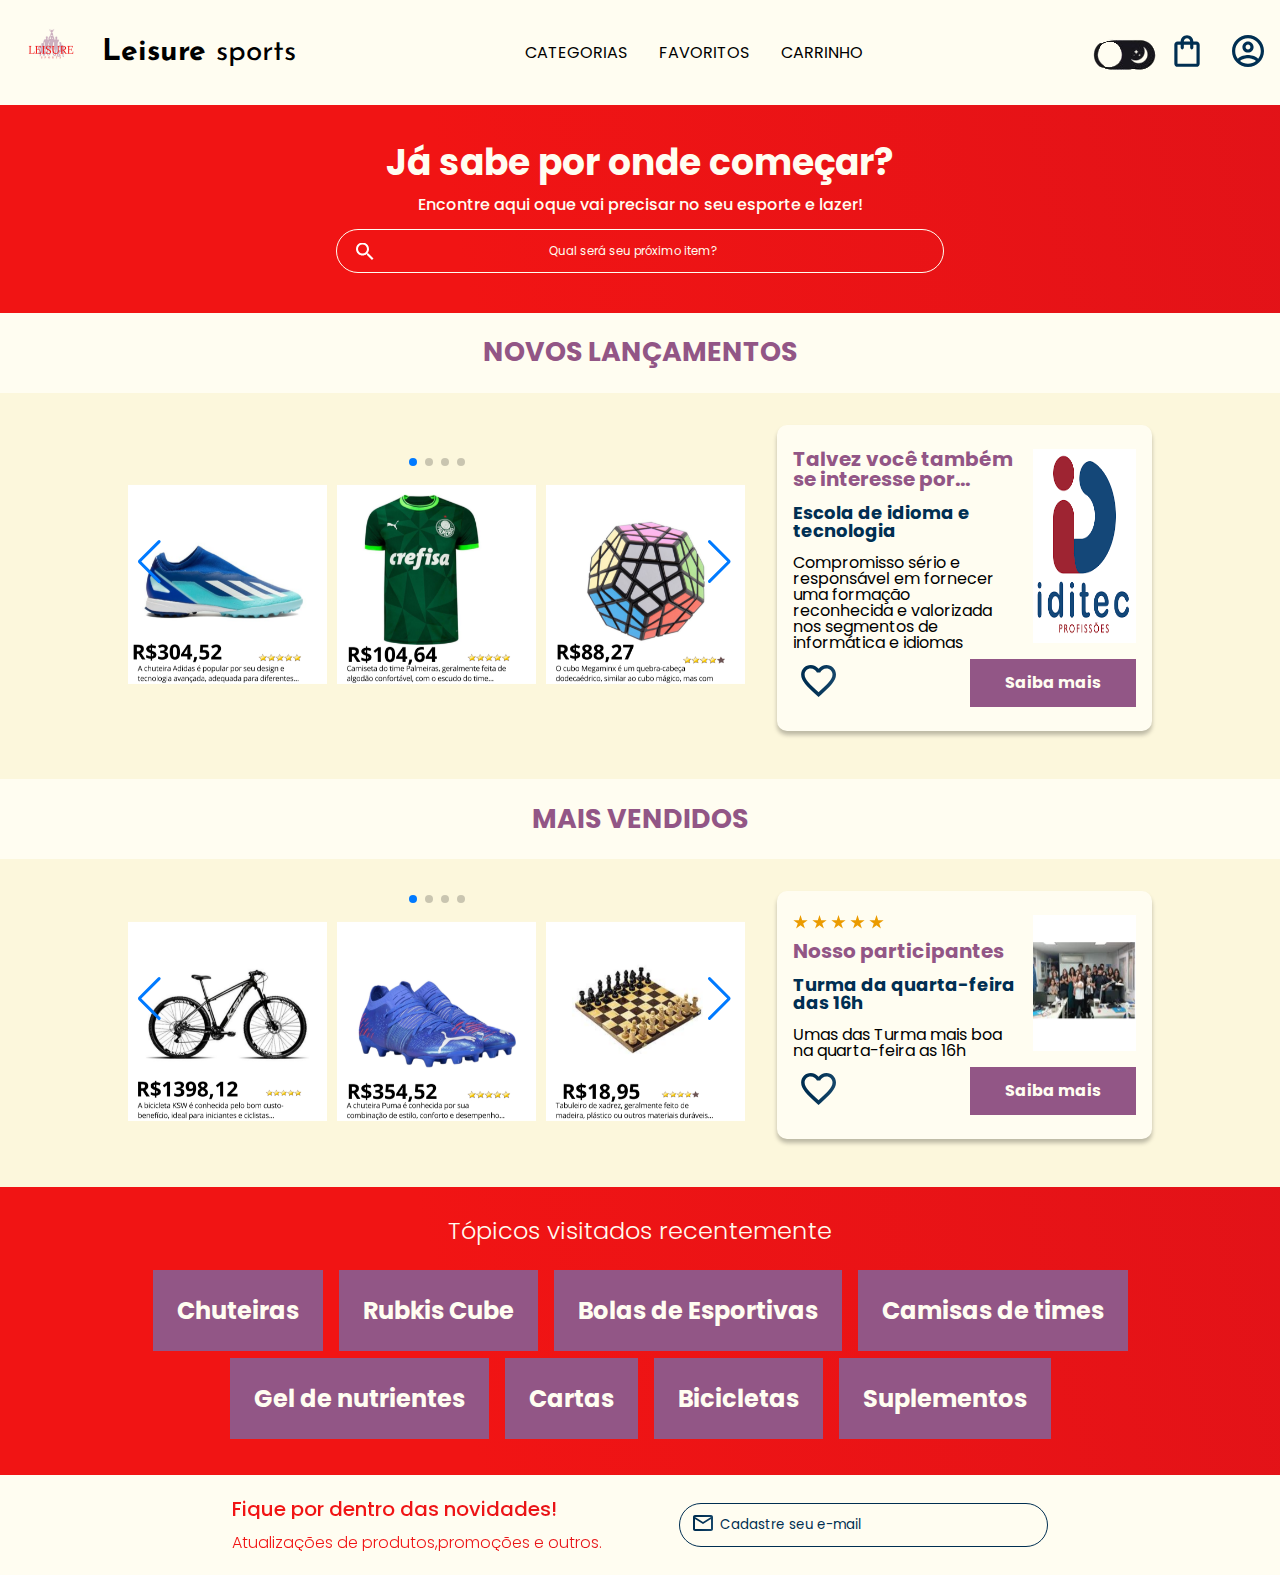
<file: index.html>
<!DOCTYPE html>
<html lang="pt-br">
    <head>
        <meta charset="UTF-8">
        <meta http-equiv="X-UA-Compatible" content="IE=edge">
        <meta name="viewport" content="width=device-width, initial-scale=1.0">

        <link rel="stylesheet" href="reset.css">

        <link rel="preconnect" href="https://fonts.googleapis.com">
        <link rel="preconnect" href="https://fonts.gstatic.com" crossorigin>
        <link href="https://fonts.googleapis.com/css2?family=Poppins:wght@300;400;500;700&display=swap" rel="stylesheet">
        <link href="https://fonts.googleapis.com/css2?family=Josefin+Sans:wght@400;700&display=swap" rel="stylesheet">

        <!-- swiper-carrossel -->
        <link rel="stylesheet" href="https://cdn.jsdelivr.net/npm/swiper@9/swiper-bundle.min.css"/>

        <link rel="stylesheet" href="style.css">
        <link rel="shortcut icon" href="img work/1.png" type="image/x-icon">
        <title>Leisure sports</title>
    </head>

    <body>
        <header class="cabecalho">
            <div class="container">
                <input type="checkbox" id="menu" class="container__botao">
                <label for="menu" class="container__rotulo">
                    <span class="cabecalho__menu-hamburguer container__imagem"></span>
                </label>

                <ul class="lista__menu">
                    <li class="lista-menu__titulo">Categorias</li>
                    <li class="lista-menu__item">
                        <a href="sobre.html" class="lista-menu__link">Sobre</a></li>
                    <li class="lista-menu__item">
                        <a href="patrocinadores.html" class="lista-menu__link">Patrocinadores</a></li>
                    <li class="lista-menu__item">
                        <a href="produtos.html" class="lista-menu__link">Produtos</a></li>
                    <li class="lista-menu__item">
                        <a href="https://weli900.github.io/jogue/" class="lista-menu__link">Jogue</a></li>
                </ul>    

                <a href="#"><img class="container__imagem" src="img work/1.png" alt="logo alura books"></a>
                <h1 class="container__titulo"><b class="container__titulo--negrito">Leisure </b> sports</h1>
            </div>

            <ul class="opcoes">

                <input type="checkbox" id="opcoes-menu" class="opcoes__botao">
                <label for="opcoes-menu" class="opcoes__rotulo">
                    <li class="opcoes__item">Categorias</li>
                </label>

                <ul class="lista__menu">
                    <li class="lista-menu__item">
                        <a href="sobre.html" class="lista-menu__link">Sobre</a></li>
                    <li class="lista-menu__item">
                        <a href="patrocinadores.html" class="lista-menu__link">Patrocinadores</a></li>
                    <li class="lista-menu__item">
                        <a href="produtos.html" class="lista-menu__link">Produtos</a></li>
                  
                    <li class="lista-menu__item">
                        <a href="https://weli900.github.io/jogue/" class="lista-menu__link">Jogue</a></li>
                </ul>    

                <li class="opcoes__item"><a href="login.html" class="opcoes__link">Favoritos</a></li>
                <li class="opcoes__item"><a href="carrinho.html" class="opcoes__link">Carrinho</a></li>
            </ul>

            <div class="container">
                <a href="https://weli900.github.io/workshop-escuro/" class="container__link">
                    <img class="container__imagem--tema" src="img work/tema claro.png">
                </a>
                <a href="#" class="container__link">
                    <img class="container__imagem container__imagem--coracao" src="img/Favoritos.svg" alt="Meus favoritos"></a>
                <a href="carrinho.html" class="container__link">
                    <img class="container__imagem" src="img/Compras.svg" alt="Carrinho de compras">
                    <p class="container__texto">Minha sacola</p>
                </a>
                <a href="login.html" class="container__link">
                    <img class="container__imagem" src="img/Usuario.svg" alt="meu perfil">
                    <p class="container__texto">Meu perfil</p>
                </a>
            </div>
        </header>

        <section class="banner">
            <h2 class="banner__titulo">Já sabe por onde começar?</h2>
            <p class="banner__texto">Encontre aqui oque vai precisar no seu esporte e lazer!</p>
            <input type="search" class="banner__pesquisa" placeholder="Qual será seu próximo item?">
        </section>

        <!-- 1º carrosel -->
        <section class="carrossel">
            <h2 class="carrossel__titulo">Novos lançamentos</h2>

            <!-- Slider main container -->
            <div class="carrossel__container">
                
                <div class="swiper">
                    <!-- If we need pagination -->
                    <div class="swiper-pagination"></div>
                    <!-- Additional required wrapper -->
                    <div class="swiper-wrapper">
                        <!-- Slides -->
                        <div class="swiper-slide"><img src="img work/chuteira ad.png" alt="chuteira"></div>
                        <div class="swiper-slide"><img src="img work/camisa pl.png" alt="camisa"></div>
                        <div class="swiper-slide"><img src="img work/megamix.png" alt="cubo"></div>
                        <div class="swiper-slide"><img src="img work/cube 4x4.png" alt="cubo"></div>
                        <div class="swiper-slide"><img src="img work/futsal.png" alt="bola"></div>
                        <div class="swiper-slide"><img src="img work/camisa prt.png" alt="camisa"></div>
                    </div>
                
                    <!-- If we need navigation buttons -->
                    <div class="swiper-button-prev"></div>
                    <div class="swiper-button-next"></div>
                </div>
                
                <div class="card">
                <!-- 1ª linha -->
                    <div class="card__descricao">
                        <!-- 1ª coluna -->
                        <div class="descricao">
                            <h3 class="descricao__titulo">Talvez você também se interesse por...</h3>
                            <h2 class="descricao__titulo-livro">Escola de idioma e tecnologia </h2>
                            <p class="descricao__texto"></p>
                            <p class="descricao__texto">Compromisso sério e responsável em fornecer uma formação reconhecida e valorizada nos segmentos de informática e idiomas</p>
                        </div>
                        <!-- 2ª coluna -->
                        <img src="img work/iditec.png" alt="imagem angular" class="descricao__imagem">
                    </div>
                    <!-- 2ª linha -->
                    <div class="card__botoes">
                        <!-- 1ª coluna -->
                        <ul class="botoes">
                            <li class="botoes__item"><img src="img/Favoritos.svg" alt="favoritos"></li>
                            
                        </ul>
                        <!-- 2ª coluna -->
                        <a class="botoes__ancora" href="https://iditec.com.br/">Saiba mais</a>
                    </div>
                </div>
            </div>
        </section>

        <!-- 2º carrosel -->
        <section class="carrossel"> 
            <h2 class="carrossel__titulo">Mais vendidos</h2>

            <!-- Slider main container -->
            <div class="carrossel__container">
                
                <div class="swiper">
                    <!-- If we need pagination -->
                    <div class="swiper-pagination"></div>
                    <!-- Additional required wrapper -->
                    <div class="swiper-wrapper">
                        <!-- Slides -->
                        <div class="swiper-slide"><img src="img work/bike2.png" alt="bike"></div>
                        <div class="swiper-slide"><img src="img work/chuteira pm.png" alt="chuteira"></div>
                        <div class="swiper-slide"><img src="img work/xadrez .png" alt="tabuleiro"></div>
                        <div class="swiper-slide"><img src="img work/crea.png" alt="crea"></div>
                        <div class="swiper-slide"><img src="img work/cube.png" alt="cubo"></div>
                        <div class="swiper-slide"><img src="img work/kit.png" alt="kit"></div>
                    </div>
                
                    <!-- If we need navigation buttons -->
                    <div class="swiper-button-prev"></div>
                    <div class="swiper-button-next"></div>
                </div>
                <div class="card">
                <!-- 1ª linha -->
                    <div class="card__descricao">
                        <!-- 1ª coluna -->
                        <div class="descricao">
                            <img class="estrelinhas" src="img/Estrelinhas.svg" alt="">
                            <h3 class="descricao__titulo">Nosso participantes</h3>
                            <h2 class="descricao__titulo-livro">Turma da quarta-feira das 16h</h2>
                            <p class="descricao__texto">Umas das Turma mais boa na quarta-feira as 16h</p>
                        </div>
                        <!-- 2ª coluna -->
                        <img src="img work/20240805_102250_0000.png" alt="imagem angular" class="descricao__imagem">
                    </div>
                    <!-- 2ª linha -->
                    <div class="card__botoes">
                        <!-- 1ª coluna -->
                        <ul class="botoes">
                            <li class="botoes__item"><img src="img/Favoritos.svg" alt="favoritos"></li>
                            
                        </ul>
                        <!-- 2ª coluna -->
                        <a class="botoes__ancora" href="turma.html">Saiba mais</a>
                    </div>
                </div>
                
            </div>
        </section>

        <section class="topicos">
            <h2 class="topicos__titulo">Tópicos visitados recentemente</h2>
            <ul class="topicos__lista">
                <li class="topicos__item"><a class="topicos__link" href="#">Chuteiras</a></li>
                <li class="topicos__item"><a class="topicos__link" href="#">Rubkis Cube</a></li>
                <li class="topicos__item"><a class="topicos__link" href="#">Bolas de Esportivas</a></li>
                <li class="topicos__item"><a class="topicos__link" href="#">Camisas de times</a></li>
                <li class="topicos__item"><a class="topicos__link" href="#">Gel de nutrientes</a></li>
                <li class="topicos__item"><a class="topicos__link" href="#">Cartas</a></li>
                <li class="topicos__item"><a class="topicos__link" href="#">Bicicletas</a></li>
                <li class="topicos__item"><a class="topicos__link" href="#">Suplementos</a></li>
            </ul>
        </section>

        <section class="contato">
            <div class="contato__descricao">
                <h2 class="contato__titulo">Fique por dentro das novidades!</h2>
                <p class="contato__texto">Atualizações de produtos,promoções e outros.</p>
            </div>
                <input type="email" class="contato__email" placeholder="Cadastre seu e-mail">
        </section>

        <script src="https://cdn.jsdelivr.net/npm/swiper@9/swiper-bundle.min.js"></script>
        <script>
            const swiper = new Swiper('.swiper', {
            spaceBetween: 10,
            slidesPerView:3,

            pagination: {
                el: '.swiper-pagination',
                type: 'bullets',
            },

          });
        </script>
    </body>
</html>
</file>
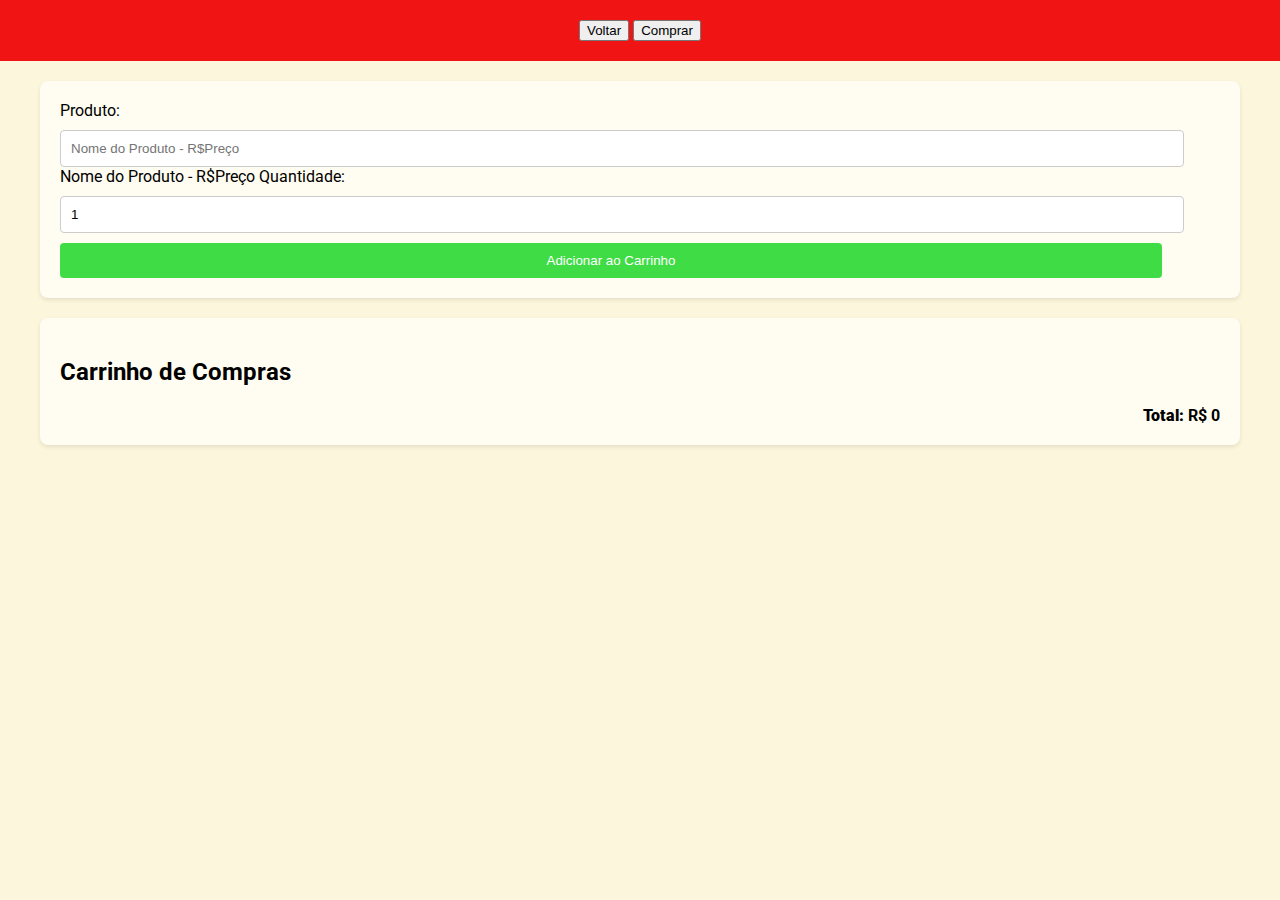
<file: carrinho.html>
<!DOCTYPE html>
<html lang="pt-br">
<head>
    <meta charset="UTF-8">
    <meta name="viewport" content="width=device-width, initial-scale=1.0">
    <title>Carrinho</title>
    <link href="https://fonts.googleapis.com/css2?family=Roboto:wght@400;700&display=swap" rel="stylesheet">
    <style>
        body {
            font-family: 'Roboto', sans-serif;
            margin: 0;
            padding: 0;
            background-color: #fcf7dc;
        }
        header {
            background-color: #F11414;
            color: #FFFDF1;
            padding: 20px;
            text-align: center;
        }
        .container {
            max-width: 1200px;
            margin: 0 auto;
            padding: 20px;
        }
        .produto, .carrinho {
            background-color: #FFFDF1;
            padding: 20px;
            margin-bottom: 20px;
            border-radius: 8px;
            box-shadow: 0 2px 4px rgba(0, 0, 0, 0.1);
        }
        .produto input, .produto button {
            display: block;
            width: 95%;
            margin-top: 10px;
            padding: 10px;
            border: 1px solid #ccc;
            border-radius: 4px;
        }
        .produto button {
            background-color: #40DC46;
            color: white;
            border: none;
            cursor: pointer;
        }
        .produto button:hover {
                    background-color: #925686;

        }
        .carrinho__produtos__produto {
            display: flex;
            justify-content: space-between;
            margin-bottom: 10px;
        }
        .texto-azul {
            color: #666666;
        }
        .total {
            font-weight: bold;
            text-align: right;
        }
    </style>
</head>
<body>
    <header>
      <a href="index.html"><button type="submit">Voltar</button></a>
      <a href="login.html"><button type="submit">Comprar</button></a>
    </header>
    <div class="container">
        <div class="produto">
            <label for="produto">Produto:</label>
            <input type="text" id="produto" placeholder="Nome do Produto - R$Preço">
            <label for="nome produto">Nome do Produto - R$Preço</label>
            <label for="quantidade">Quantidade:</label>
            <input type="number" id="quantidade" value="1">
            <button onclick="adicionar()">Adicionar ao Carrinho</button>
        </div>

        <div class="carrinho">
            <h2>Carrinho de Compras</h2>
            <div id="lista-produtos"></div>
            <div class="total">
                <strong>Total:</strong> <span id="valor-total">R$ 0</span>
            </div>
        </div>
    </div>

    <script>
        let totalGeral = 0;

        function adicionar() {
            let produto = document.getElementById('produto').value;
            let nomeProduto = produto.split('-')[0].trim();
            let valorUnitario = parseFloat(produto.split('R$')[1].trim());
            let quantidade = parseInt(document.getElementById('quantidade').value);

            let preco = quantidade * valorUnitario;
            let carrinho = document.getElementById('lista-produtos');

            carrinho.innerHTML += `<section class="carrinho__produtos__produto">
                <span class="texto-azul">${quantidade}x</span> ${nomeProduto} 
                <span class="texto-azul">R$${preco.toFixed(2)}</span>
            </section>`;

            totalGeral += preco;
            document.getElementById('valor-total').textContent = `R$ ${totalGeral.toFixed(2)}`;

            document.getElementById('produto').value = '';
            document.getElementById('quantidade').value = 1;
        }
    </script>
</body>
</html>
</file>
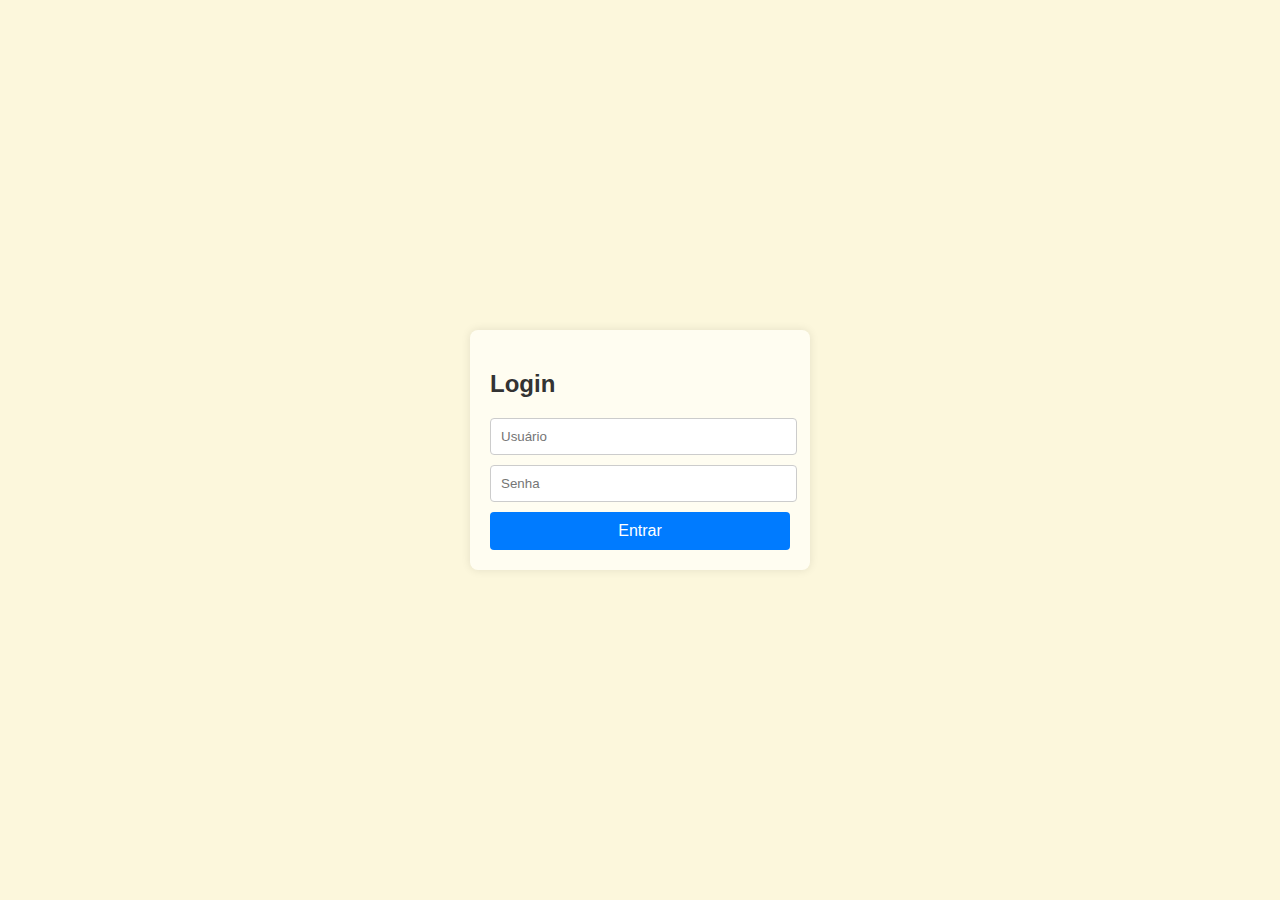
<file: login.html>
<!DOCTYPE html>
<html lang="pt-BR">
<head>
    <meta charset="UTF-8">
    <meta name="viewport" content="width=device-width, initial-scale=1.0">
    <title>Login</title>
    <style>
        body {
            display: flex;
            justify-content: center;
            align-items: center;
            height: 100vh;
            background-color: #fcf7dc;
            margin: 0;
            font-family: Arial, sans-serif;
        }
        .login-container {
            background-color: #FFFDF1;
            padding: 20px;
            border-radius: 8px;
            box-shadow: 0 0 10px rgba(0, 0, 0, 0.1);
            width: 300px;
        }
        .login-container h2 {
            margin-bottom: 20px;
            color: #333;
        }
        .login-container input {
            width: 95%;
            padding: 10px;
            margin-bottom: 10px;
            border: 1px solid #ccc;
            border-radius: 4px;
        }
        .login-container button {
            width: 100%;
            padding: 10px;
            background-color: #007BFF;
            border: none;
            border-radius: 4px;
            color: #fff;
            font-size: 16px;
            cursor: pointer;
        }
        .login-container button:hover {
            background-color: #0056b3;
        }
    </style>
</head>
<body>
    <div class="login-container">
        <h2>Login</h2>
        <input type="text" placeholder="Usuário" required>
        <input type="password" placeholder="Senha" required>
        <a href="index.html"><button>Entrar</button></a>
    </div>
</body>
</html>
</file>
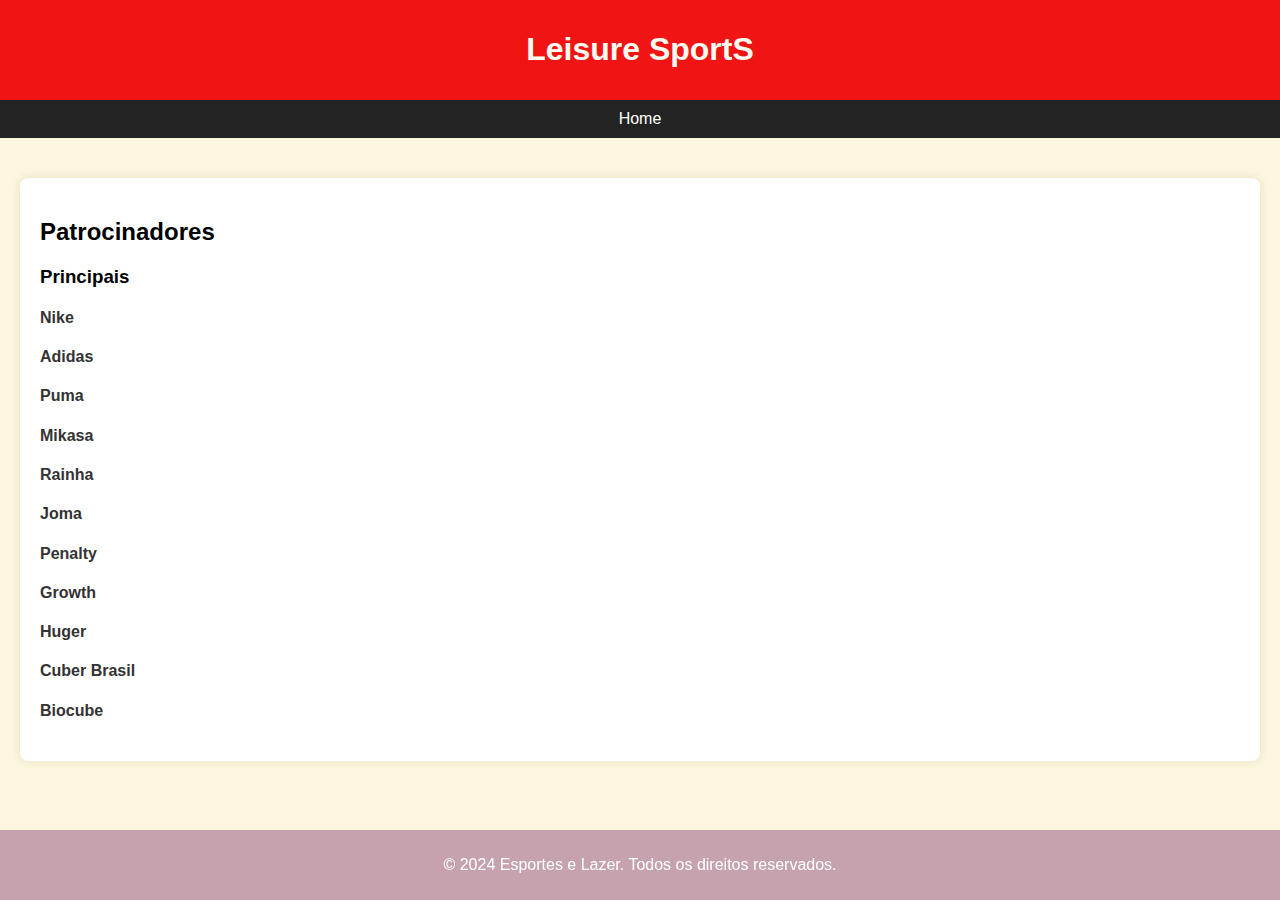
<file: patrocinadores.html>
<!DOCTYPE html>
<html lang="pt-BR">
<head>
    <meta charset="UTF-8">
    <meta name="viewport" content="width=device-width, initial-scale=1.0">
    <title>Patrocinadores</title>
    <style>
        body {
            font-family: Arial, sans-serif;
            margin: 0;
            padding: 0;
            background-color: #fcf7dc;
        }
        header {
            background-color: #F11414;
            color: #FFFDF1;
            padding: 10px 0;
            text-align: center;
        }
        nav {
            background-color: #232323;
            color: #fff;
            padding: 10px;
            text-align: center;
        }
        nav a {
            color: #fff;
            margin: 0 15px;
            text-decoration: none;
        }
        .container {
            padding: 20px;
        }
        .history, .contact {
            background-color: #fff;
            padding: 20px;
            margin: 20px 0;
            border-radius: 8px;
            box-shadow: 0 0 10px rgba(0, 0, 0, 0.1);
        }
        footer {
            background-color:#92568686;
            color: #fff;
            text-align: center;
            padding: 10px 0;
            position: fixed;
            width: 100%;
            bottom: 0;
        }
        .contact-item {
            margin-bottom: 10px;
        }
        .contact-item a {
            color: #333;
            text-decoration: none;
        }
    </style>
</head>
<body>
    <header>
        <h1>Leisure SportS</h1>
    </header>
    <nav>
        <a href="index.html">Home</a>
      
    </nav>
    <div class="container">
        <section class="contact" id="contact">
            <h2>Patrocinadores</h2>
            <h3>Principais</h3>
            <!-- Repita este bloco para cada um dos 30 perfis -->
            <div class="contact-item">
              <a href="https://www.nike.com.br/?utm_source=google&utm_medium=cpc&utm_campaign=SN_NIKE-INST-ROAS&gad_source=1&gclid=CjwKCAjwqre1BhAqEiwA7g9Qhu0RkcXFMqixccpiad7WGYL4ULgov1MLF9nF4CIIbgKLwvLp9pVY0hoCb9wQAvD_BwE&utm_referrer=https://www.google.com/"><h4>Nike</h4></a>

              <a href="https://www.adidas.com.br/search?-_-ds_agid=58700005787050612-_-&-_-ds_kid=43700052820248500-_-&-_-dv:eCom=&cm_mmc=AdieSEM_Google-_-Trademark-adidas-General-B-Exact-LF-SEM-BR-_-Trademark-adidas-X-General-_-adidas-_-&cm_mmc2=&cm_mmca1=BR&gad_source=1&gclid=CjwKCAjwqre1BhAqEiwA7g9QhmY31Yyy1gZFFshoxuP7Avixgfm3mNmgolbXrDgHAleclFt8K_JBqhoC4pYQAvD_BwE&gclsrc=aw.ds"><h4>Adidas</h4></a>

              <a href="https://br.puma.com/?utm_source=GGL&utm_medium=BS&gad_source=1&gclid=CjwKCAjwqre1BhAqEiwA7g9QhqquHcRYZzWu3u3GCWUK2KAlDtga8D4yMgjpptsT2vH2tzLpD3GbBhoCxkUQAvD_BwE"><h4>Puma</h4></a>

              <a href="https://www.mikasa.com.br/?gad_source=1&gclid=CjwKCAjwqre1BhAqEiwA7g9QhtzpP1k8kTJthUxzuwndux4MT2tbJ2CDQLerOvv8K3-O-YrQxHLC1xoCMSEQAvD_BwE"><h4>Mikasa</h4></a>

              <a href="https://www.rainha.com.br/?gad_source=1&gclid=CjwKCAjwqre1BhAqEiwA7g9QhgxFuWr5v04BdrGgF_ed3nVv5mEri3s72NmQU9Ti9BwfctgDKQjabhoC-ZgQAvD_BwE"><h4>Rainha</h4></a>

              <a href="https://www.joma.com.br/?gad_source=1&gclid=CjwKCAjwqre1BhAqEiwA7g9QhoETcZADjDfF7B5FUxIIIdN2CQGh3mAyBY_dqwG9jkjYk9_7jkBVpxoCufIQAvD_BwE"><h4>Joma</h4></a>

              <a href="https://www.penalty.com.br/?gad_source=1&gclid=CjwKCAjwqre1BhAqEiwA7g9QhpH_FX5uLHLMGWYZoIdO4C0-EHCvJ-VIO856WLTUjSjrXdOSwO3pgxoCMGgQAvD_BwE"><h4>Penalty</h4></a>

              <a href="https://www.gsuplementos.com.br/whey-protein-concentrado-1kg-growth-supplements-p985936?gad_source=1&gclid=CjwKCAjwqre1BhAqEiwA7g9QhkHahkxBCDhFATWnUFbx3BTNQJJhPG7if-8urYkF9xe6GXVnM2q12RoC8JkQAvD_BwE"><h4>Growth</h4></a>

              <a href="https://www.integralmedica.com.br/huger-pre-treino-160g/p?gad_source=1&gclid=CjwKCAjwqre1BhAqEiwA7g9Qhk7Pl8HO1ToY8_mWaKEc_o5bCwUyS8win-fqWoU-5GHevnXH2bIUZRoCcdYQAvD_BwE"><h4>Huger</h4></a>

              <a href="https://www.cuberbrasil.com/?fbpf&gad_source=1&gclid=CjwKCAjwqre1BhAqEiwA7g9Qhsj16a_NIdBCCMPjkSLkJ7UZFJRw4gIDltMkQPBlv2628JfGqX1URxoCDTAQAvD_BwE"><h4>Cuber Brasil</h4></a>

              <a href="https://www.biocubeoficial.com.br/#slider=v1&design=standard&heigh=small"><h4>Biocube</h4></a>

              <a href=""><h4></h4></a>

              <a href=""><h4></h4></a>

              <a href=""><h4></h4></a>
        </section>
    </div>
    <footer>
        <p>© 2024 Esportes e Lazer. Todos os direitos reservados.</p>
    </footer>
</body>
</html>
</file>
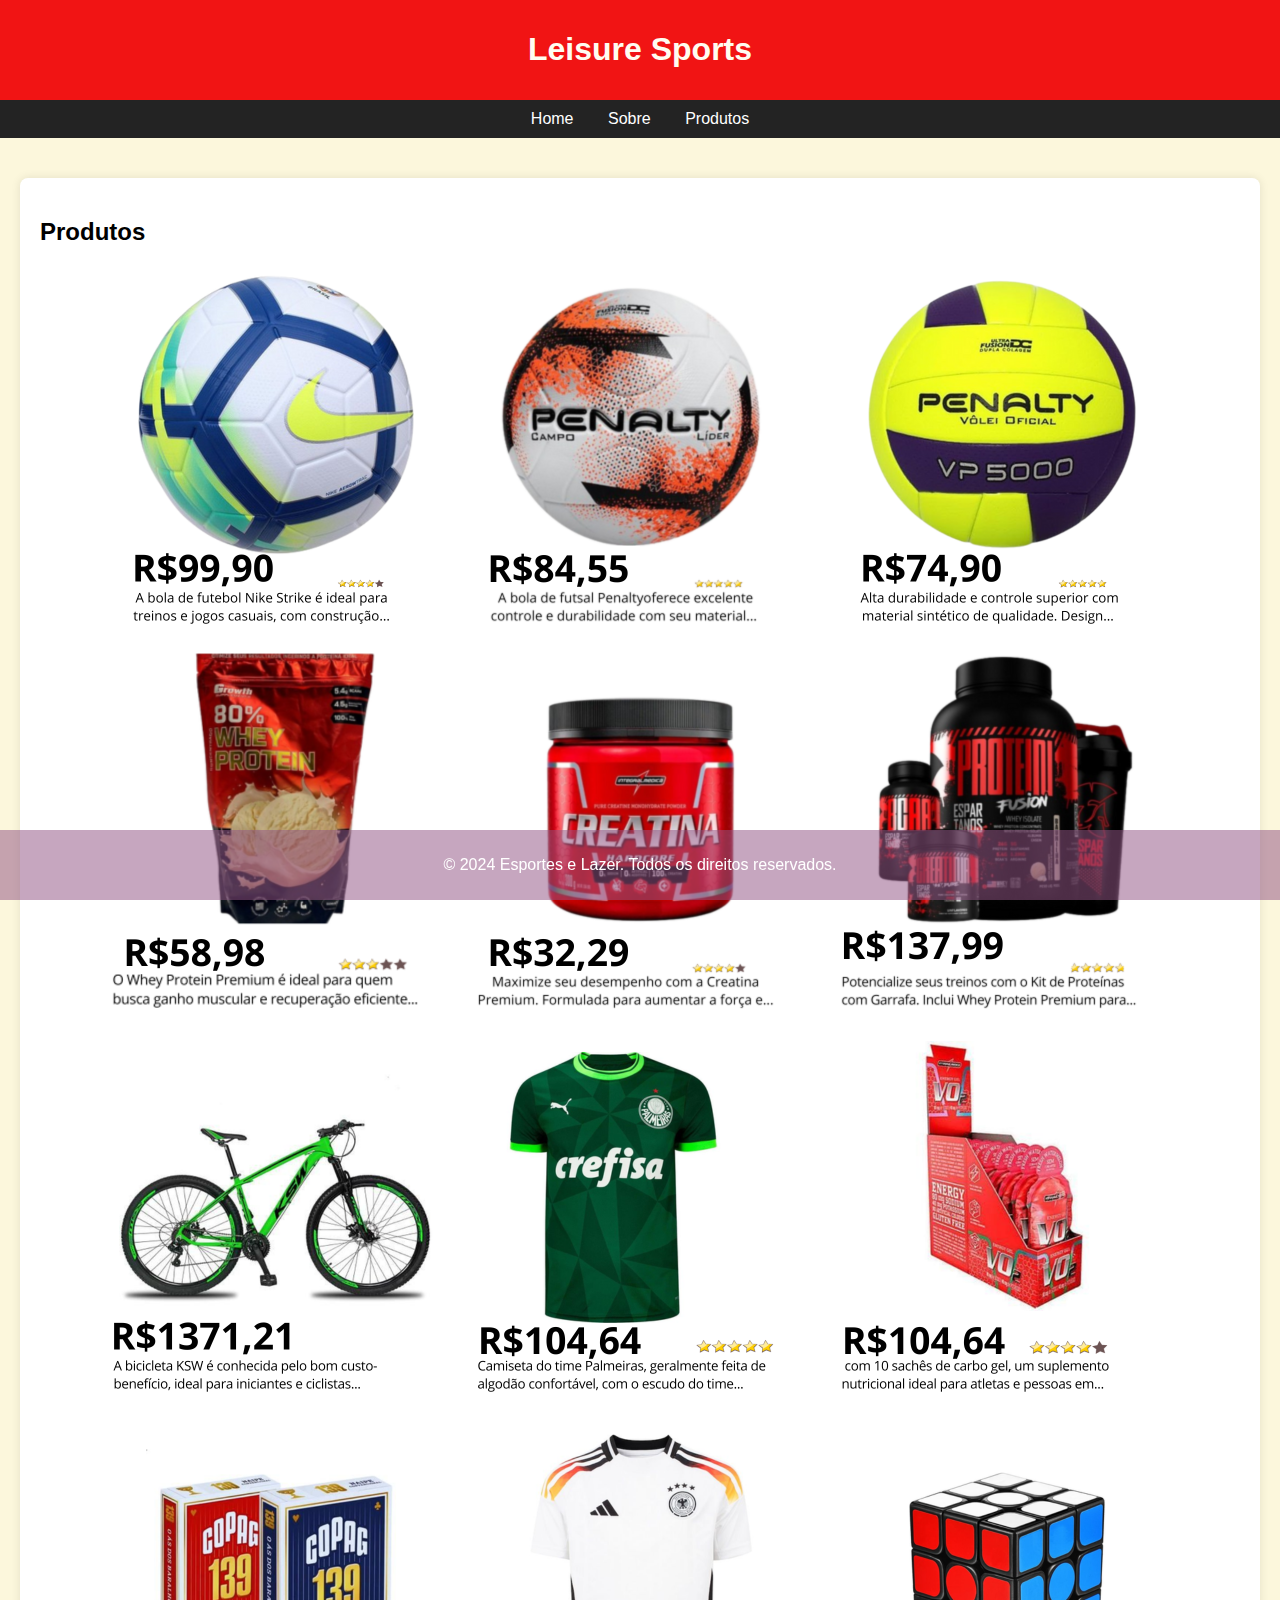
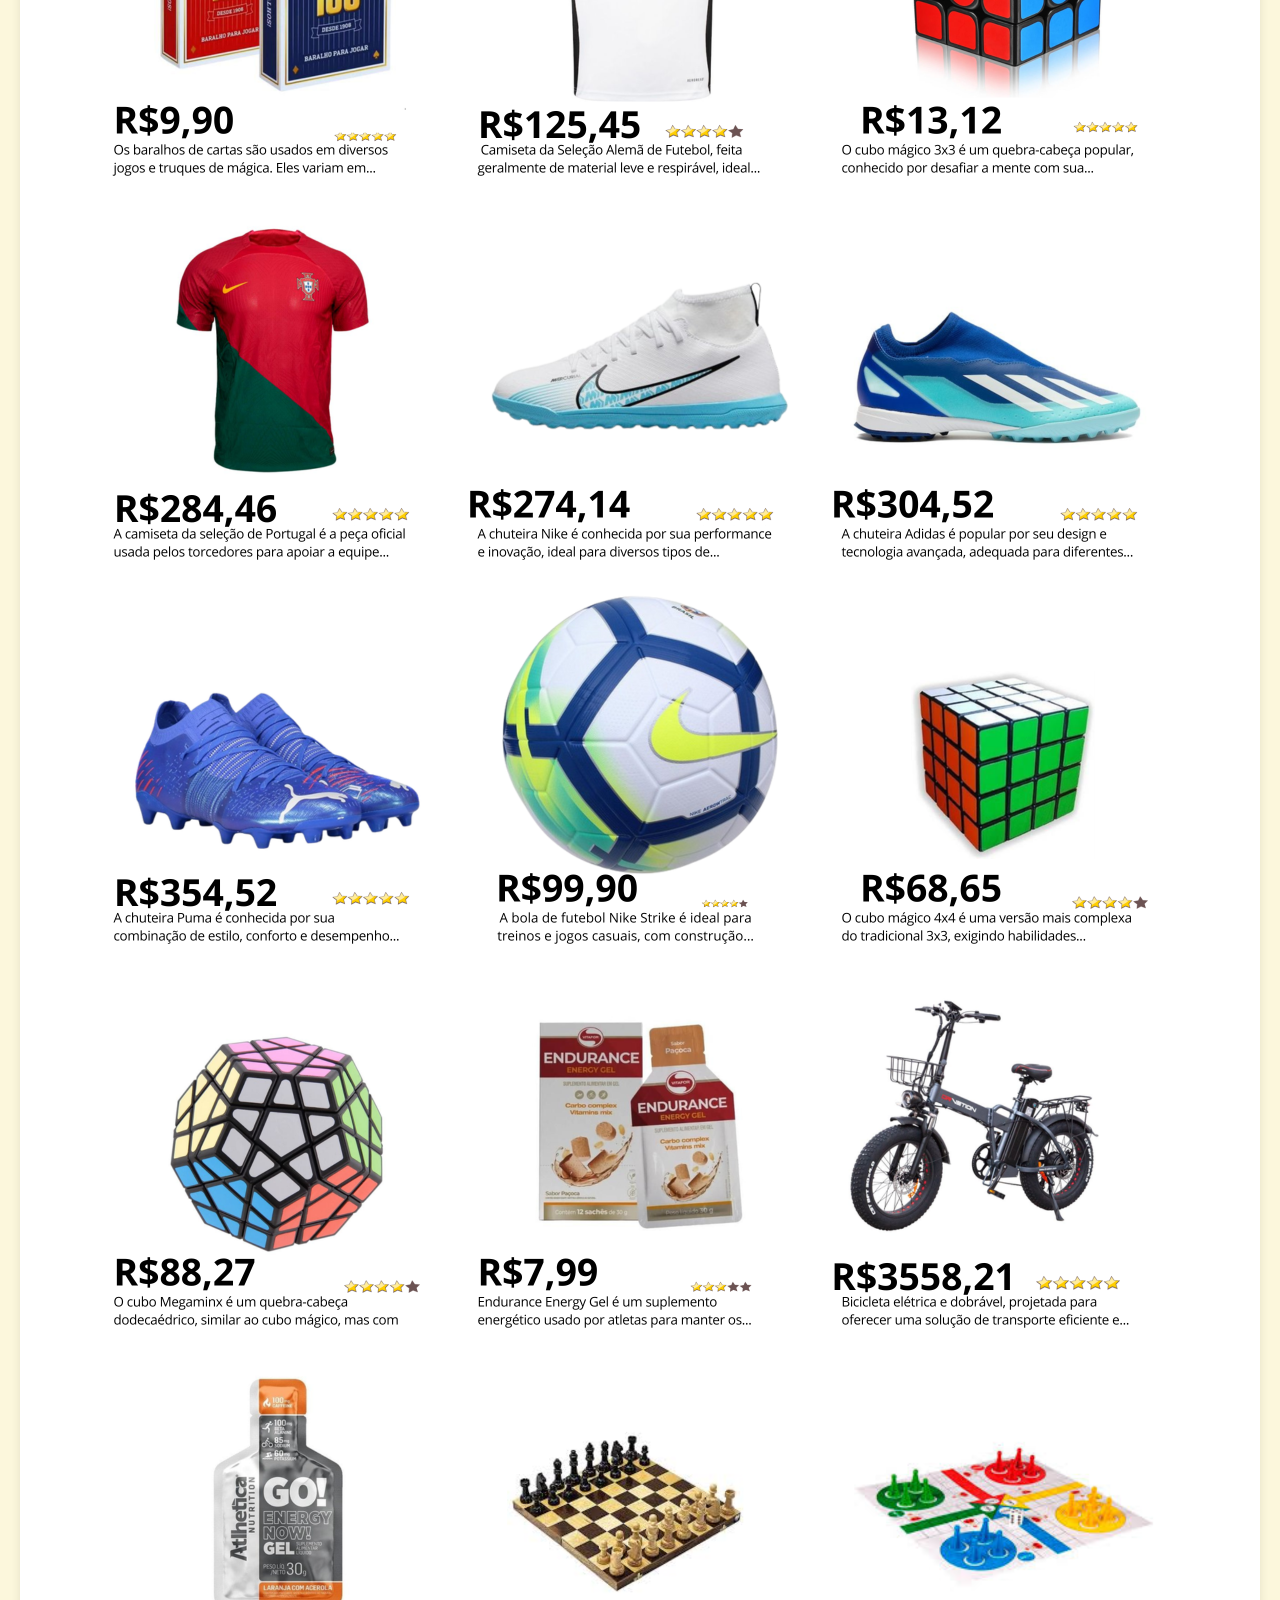
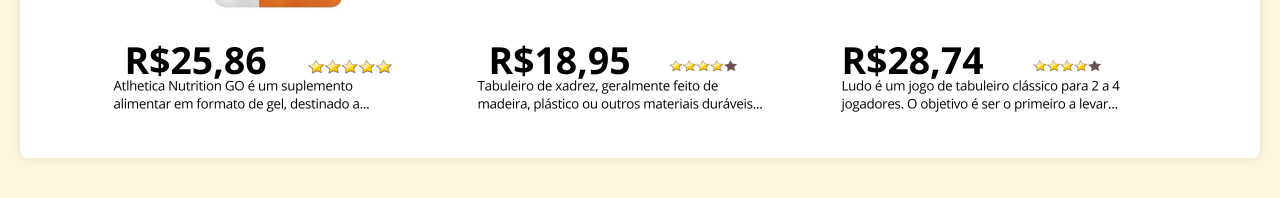
<file: produtos.html>
<!DOCTYPE html>
<html lang="pt-BR">
<head>
    <meta charset="UTF-8">
    <meta name="viewport" content="width=device-width, initial-scale=1.0">
    <title>Produtos</title>
    <style>
        body {
            font-family: Arial, sans-serif;
            margin: 0;
            padding: 0;
            background-color: #fcf7dc;
        }
        header {
            background-color: #F11414;
            color: #FFFDF1;
            padding: 10px 0;
            text-align: center;
        }
        nav {
            background-color: #232323;
            color: #fff;
            padding: 10px;
            text-align: center;
        }
        nav a {
            color: #fff;
            margin: 0 15px;
            text-decoration: none;
        }
        .container {
            padding: 20px;
        }
        .history, .contact, .products {
            background-color: #fff;
            padding: 20px;
            margin: 20px 0;
            border-radius: 8px;
            box-shadow: 0 0 10px rgba(0, 0, 0, 0.1);
        }
        footer {
            background-color:#92568686;
            color: #fff;
            text-align: center;
            padding: 10px 0;
            position: fixed;
            width: 100%;
            bottom: 0;
        }
        .product-item {
            margin-bottom: 20px;
            text-align: center;
        }
        .product-item img {
            max-width: 100%;
            height: auto;
            border-radius: 8px;
        }
        .product-item h3 {
            margin: 10px 0;
        }
        .product-item p {
            color: #555;
        }
    </style>
</head>
<body>
    <header>
        <h1> Leisure Sports </h1>
    </header>
    <nav>
        <a href="index.html">Home</a>
        <a href="sobre.html">Sobre</a>
        <a href="produtos.html">Produtos</a>
    </nav>
    <div class="container">
        <section class="products" id="products">
            <h2>Produtos</h2>
            <!-- Repita este bloco para cada produto -->
            <div class="product-item">
                <img src="img work/fut.png" alt="Produto 1">
                <img src="img work/futsal.png" alt="Produto 2">
                <img src="img work/vol.png" alt="Produto 3">
            </div>
            <div class="product-item">
                <img src="img work/whey.png" alt="Produto 4">
                <img src="img work/crea.png" alt="Produto 5">
                <img src="img work/kit.png" alt="Produto 6">
            </div>
            <div class="product-item">
                <img src="img work/bike.png" alt="Produto 7">
                <img src="img work/camisa pl.png" alt="Produto 8">
                <img src="img work/carbo gel 10.png" alt="Produto 9">
            </div>
            <div class="product-item">
                <img src="img work/cartas.png" alt="Produto 10">
                <img src="img work/camisa ale.png" alt="Produto 11">
                <img src="img work/cube.png" alt="Produto 12">
            </div>
            <div class="product-item">
                <img src="img work/camisa prt.png" alt="Produto 12">
                <img src="img work/chuteira nk.png" alt="Produto 14">
                <img src="img work/chuteira ad.png" alt="Produto 15">
            </div>
            <div class="product-item">
                <img src="img work/chuteira pm.png" alt="Produto 16">
                <img src="img work/fut.png" alt="Produto 17">
                <img src="img work/cube 4x4.png" alt="Produto 18">
            </div>
            <div class="product-item">
                <img src="img work/megamix.png" alt="Produto 19">
                <img src="img work/gel endu.png" alt="Produto 20">
                <img src="img work/suple atlhe (1).png" alt="Produto 21">
            </div>
            <div class="product-item">
                <img src="img work/suple atlhe.png" alt="Produto 22">
                <img src="img work/xadrez .png" alt="Produto 23">
                <img src="img work/xadrez  (1).png" alt="Produto 24">
            </div>
            
        </section>
    </div>
    <footer>
        <p>© 2024 Esportes e Lazer. Todos os direitos reservados.</p>
    </footer>
</body>
</html>
</file>
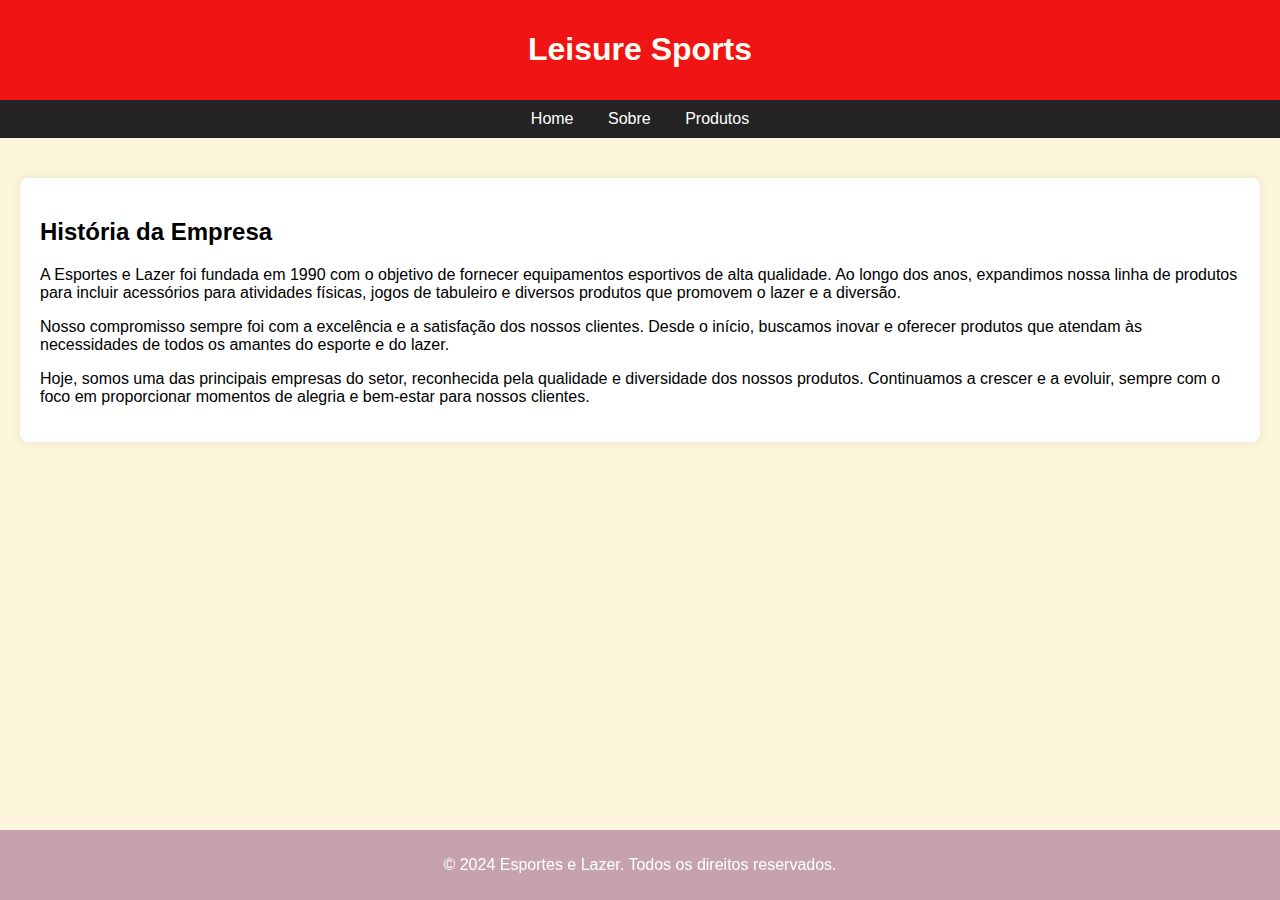
<file: sobre.html>
<!DOCTYPE html>
<html lang="pt-BR">
<head>
    <meta charset="UTF-8">
    <meta name="viewport" content="width=device-width, initial-scale=1.0">
    <title>Sobre</title>
    <style>
        body {
            font-family: Arial, sans-serif;
            margin: 0;
            padding: 0;
            background-color: #fcf7dc;
        }
        header {
            background-color: #F11414;
            color: #FFFDF1;
            padding: 10px 0;
            text-align: center;
        }
        nav {
            background-color: #232323;
            color: #fff;
            padding: 10px;
            text-align: center;
        }
        nav a {
            color: #fff;
            margin: 0 15px;
            text-decoration: none;
        }
        .container {
            padding: 20px;
        }
        .history {
            background-color: #fff;
            padding: 20px;
            margin: 20px 0;
            border-radius: 8px;
            box-shadow: 0 0 10px rgba(0, 0, 0, 0.1);
        }
        footer {
            background-color:#92568686;
            color: #fff;
            text-align: center;
            padding: 10px 0;
            position: fixed;
            width: 100%;
            bottom: 0;
        }
    </style>
</head>
<body>
    <header>
        <h1>Leisure Sports</h1>
    </header>
    <nav>
        <a href="index.html">Home</a>
        <a href="sobre.html">Sobre</a>
        <a href="produtos.html">Produtos</a>
       
    </nav>
    <div class="container">
        <section class="history">
            <h2>História da Empresa</h2>
            <p>A Esportes e Lazer foi fundada em 1990 com o objetivo de fornecer equipamentos esportivos de alta qualidade. Ao longo dos anos, expandimos nossa linha de produtos para incluir acessórios para atividades físicas, jogos de tabuleiro e diversos produtos que promovem o lazer e a diversão.</p>
            <p>Nosso compromisso sempre foi com a excelência e a satisfação dos nossos clientes. Desde o início, buscamos inovar e oferecer produtos que atendam às necessidades de todos os amantes do esporte e do lazer.</p>
            <p>Hoje, somos uma das principais empresas do setor, reconhecida pela qualidade e diversidade dos nossos produtos. Continuamos a crescer e a evoluir, sempre com o foco em proporcionar momentos de alegria e bem-estar para nossos clientes.</p>
        </section>
    </div>
    <footer>
        <p>© 2024 Esportes e Lazer. Todos os direitos reservados.</p>
    </footer>
</body>
</html>
</file>
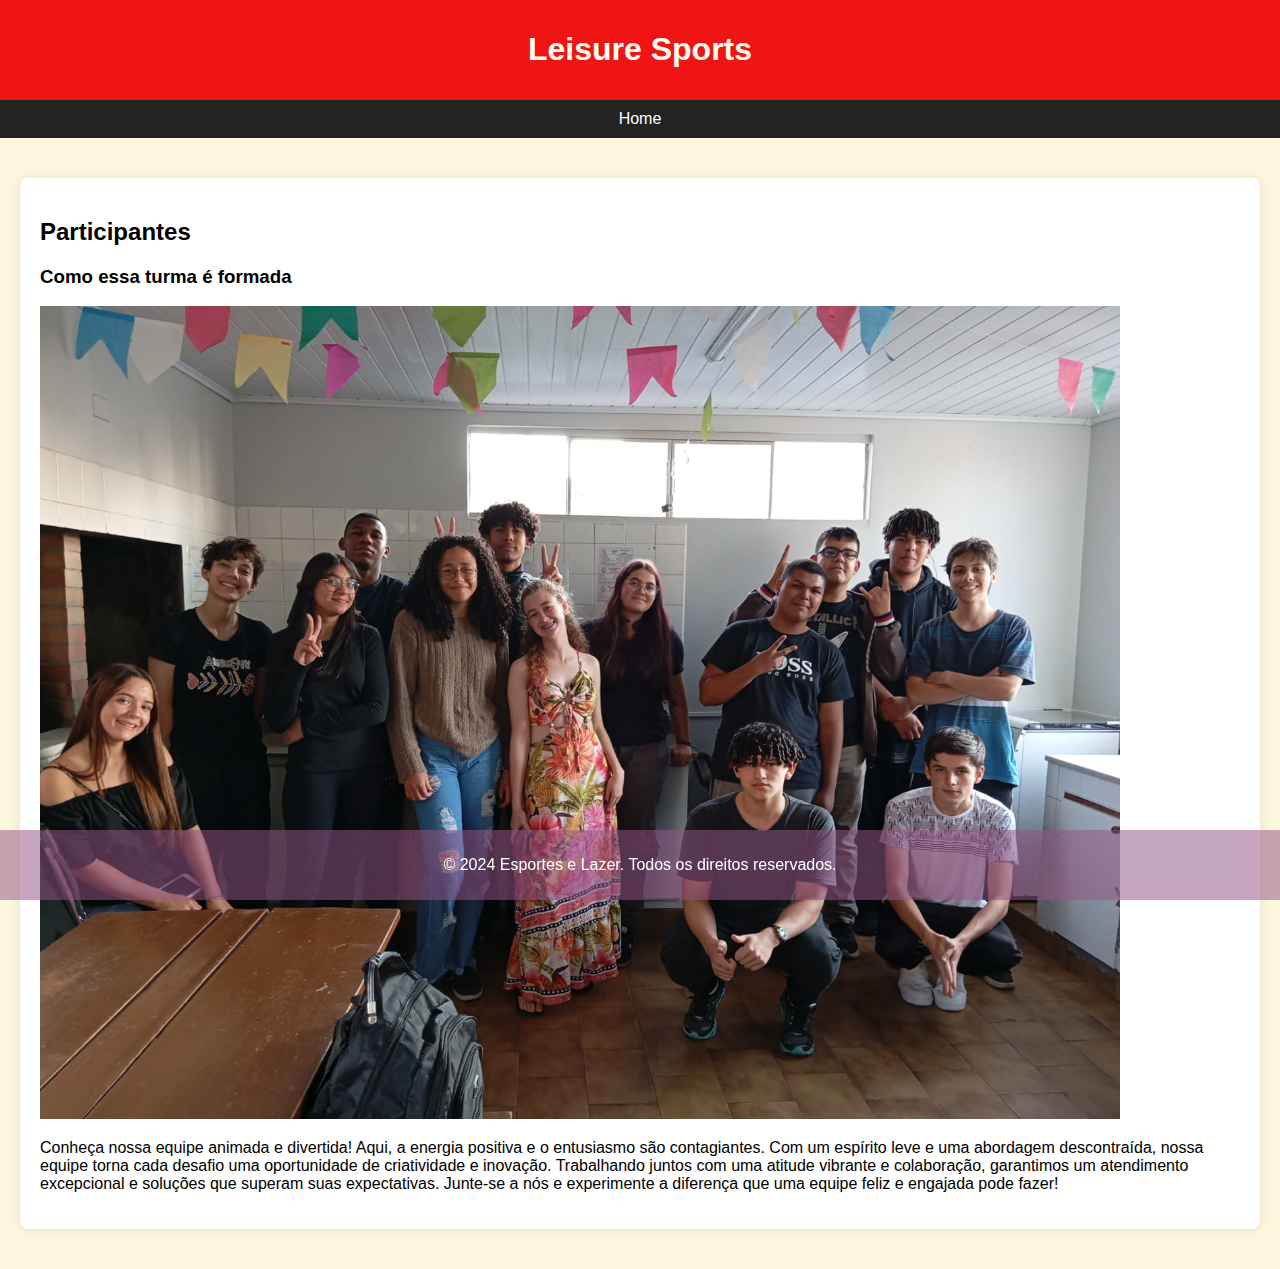
<file: turma.html>
<!DOCTYPE html>
<html lang="pt-BR">
<head>
    <meta charset="UTF-8">
    <meta name="viewport" content="width=device-width, initial-scale=1.0">
    <title>Turmas</title>
    <style>
        body {
            font-family: Arial, sans-serif;
            margin: 0;
            padding: 0;
            background-color: #fcf7dc;
        }
        header {
            background-color: #F11414;
            color: #FFFDF1;
            padding: 10px 0;
            text-align: center;
        }
        nav {
            background-color: #232323;
            color: #fff;
            padding: 10px;
            text-align: center;
        }
        nav a {
            color: #fff;
            margin: 0 15px;
            text-decoration: none;
        }
        .container {
      
            padding: 20px;
        }
        .history, .contact {
            background-color: #fff;
            padding: 20px;
            margin: 20px 0;
            border-radius: 8px;
            box-shadow: 0 0 10px rgba(0, 0, 0, 0.1);
        }
        footer {
            background-color: #92568686;
            color: #fff;
            text-align: center;
            padding: 10px 0;
            position: fixed;
            width: 100%;
            bottom: 0;
        }
        .contact-item {
            margin-bottom: 10px;
        }
        .contact-item a {
            color: #333;
            text-decoration: none;
        }
                img {
            max-width: 100%;
            height: auto;
        }
        .team-members {
            margin-top: 20px;
            text-align: center;
        }
        .team-member {
            margin-bottom: 10px;
        }
        .turma2 {
          width:90%;
        
        }
    </style>
</head>
<body>
    <header>
        <h1>Leisure Sports</h1>
    </header>
    <nav>
              <a href="index.html">Home</a>
    </nav>
    
    <div class="container">
        <section class="contact" id="turma2">
            <h2>Participantes</h2>
          
            <!-- Repita este bloco para cada um dos 30 perfis -->
            
            <div class="contact-item">
              <h3>Como essa turma é formada</h3>
              
              <img src="img work/turma2.jpg" class="turma2">
                <p> Conheça nossa equipe animada e divertida! Aqui, a energia positiva e o entusiasmo são contagiantes. Com um espírito leve e uma abordagem descontraída, nossa equipe torna cada desafio uma oportunidade de criatividade e inovação. Trabalhando juntos com uma atitude vibrante e colaboração, garantimos um atendimento excepcional e soluções que superam suas expectativas. Junte-se a nós e experimente a diferença que uma equipe feliz e engajada pode fazer!</p>
            </div>
        </section>
    </div>
    <footer>
        <p>© 2024 Esportes e Lazer. Todos os direitos reservados.</p>
    </footer>
</body>
</html>
</file>
<file: style.css>
@import url("styles/header.css");
@import url("styles/banner.css");
@import url("styles/carrossel.css");
@import url("styles/topicos.css");
@import url("styles/contato.css");
@import url("styles/rodape.css");

:root {
    --cor-fundo:#fcf7dc;
    --branco: #FFFDF1;
    --laranja: #925686;
    --azul-gradiente: linear-gradient(77.34deg, #F11414 35.49%, #D4111C 165.37%);
    --azul: #002F52;
    --font-principal: "Poppins";
    --font-secondary: "Josefin Sans";
    --black: #000;
    --cinza: #464646;
    --cinza-claro: #858585;
}

body {
    background-color: var(--cor-fundo);
    font-family: var(--font-principal);
    font-size: 1em;
    font-weight: 400;
}
</file>
